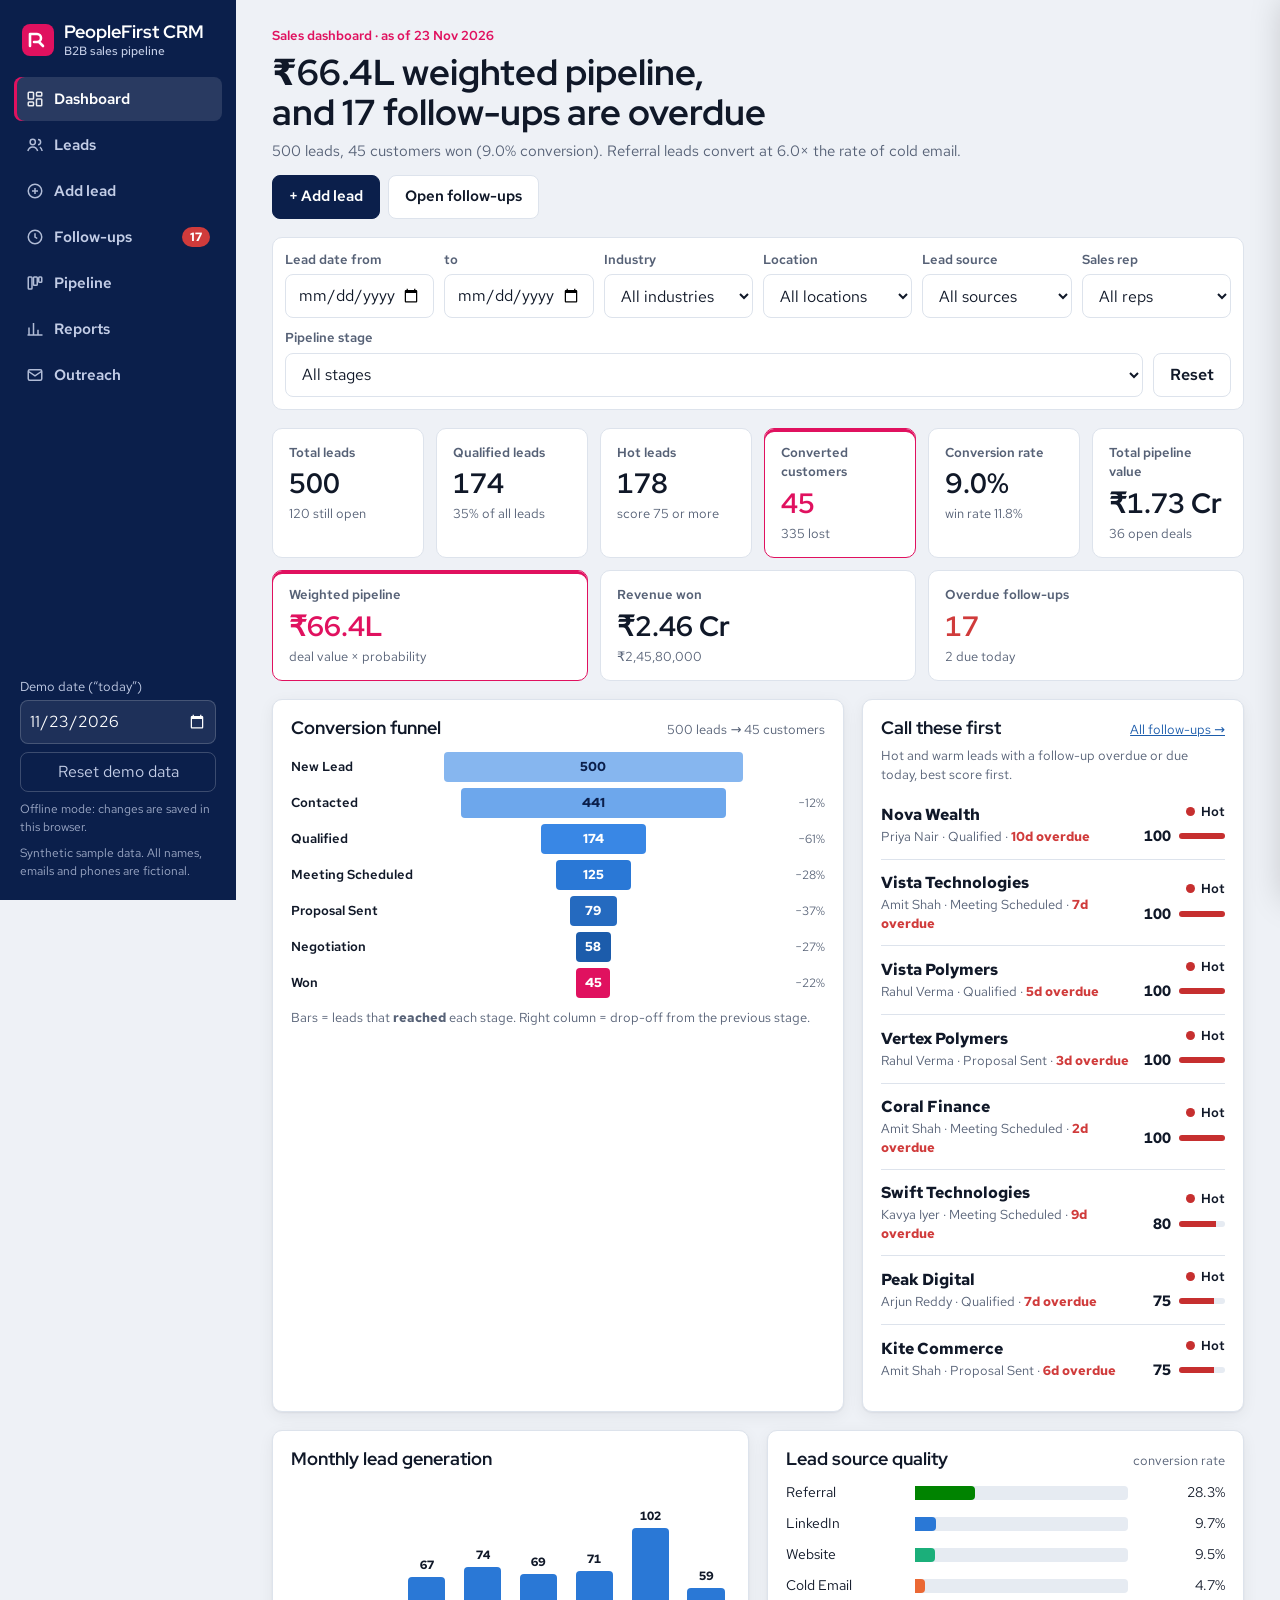
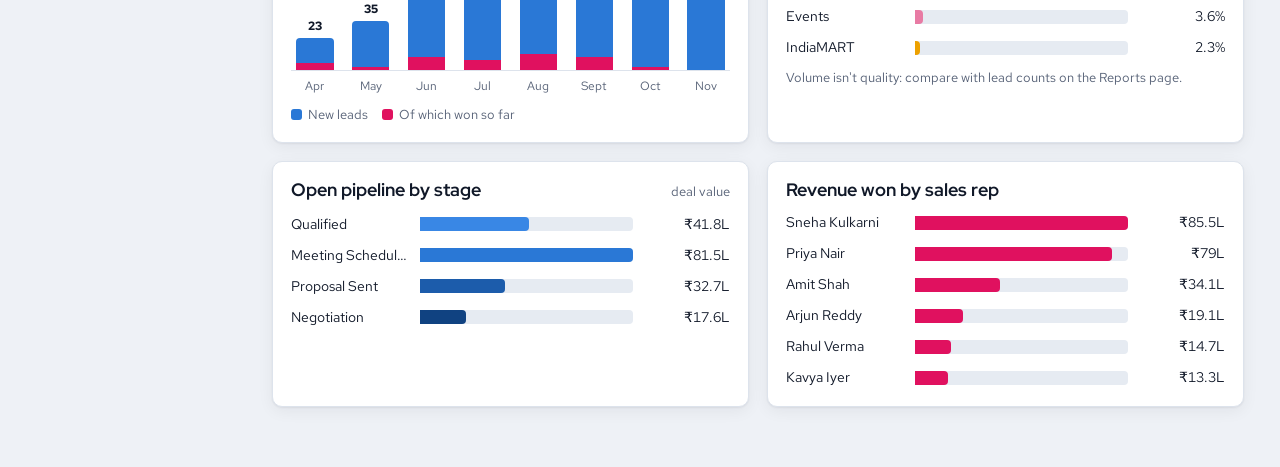
<file: frontend/index.html>
<!DOCTYPE html>
<html lang="en">
<head>
<meta charset="utf-8">
<meta name="viewport" content="width=device-width, initial-scale=1">
<title>PeopleFirst CRM</title>
<link rel="preconnect" href="https://fonts.googleapis.com">
<link href="https://fonts.googleapis.com/css2?family=Red+Hat+Display:wght@500;700&family=Red+Hat+Text:wght@400;500;600;700&display=swap" rel="stylesheet">
<link rel="stylesheet" href="css/styles.css">
</head>
<body>
<div class="app">
  <aside class="rail">
    <div class="brand">
      <svg width="32" height="32" viewBox="0 0 32 32" aria-hidden="true"><rect width="32" height="32" rx="8" fill="#e0115f"/><path d="M8 22V10h7a4 4 0 0 1 0 8h-3m5 0 4 4" fill="none" stroke="#fff" stroke-width="2.6" stroke-linecap="round" stroke-linejoin="round"/></svg>
      <div>PeopleFirst CRM<small>B2B sales pipeline</small></div>
    </div>
    <nav class="nav" aria-label="Main">
      <a href="#dashboard"><svg viewBox="0 0 24 24" fill="none" stroke="currentColor" stroke-width="2"><rect x="3" y="3" width="7" height="9" rx="1"/><rect x="14" y="3" width="7" height="5" rx="1"/><rect x="14" y="12" width="7" height="9" rx="1"/><rect x="3" y="16" width="7" height="5" rx="1"/></svg>Dashboard</a>
      <a href="#leads"><svg viewBox="0 0 24 24" fill="none" stroke="currentColor" stroke-width="2"><circle cx="9" cy="8" r="3.5"/><path d="M2.5 20c.8-3.5 3.4-5.5 6.5-5.5s5.7 2 6.5 5.5M16 4.5a3.5 3.5 0 0 1 0 7M18.5 14.8c1.6.8 2.6 2.6 3 5.2"/></svg>Leads</a>
      <a href="#add"><svg viewBox="0 0 24 24" fill="none" stroke="currentColor" stroke-width="2"><circle cx="12" cy="12" r="9"/><path d="M12 8v8M8 12h8"/></svg>Add lead</a>
      <a href="#followups"><svg viewBox="0 0 24 24" fill="none" stroke="currentColor" stroke-width="2"><circle cx="12" cy="12" r="9"/><path d="M12 7v5l3 2"/></svg>Follow-ups<span class="badge" id="od-badge" hidden></span></a>
      <a href="#pipeline"><svg viewBox="0 0 24 24" fill="none" stroke="currentColor" stroke-width="2"><rect x="3" y="4" width="5" height="16" rx="1"/><rect x="10" y="4" width="5" height="11" rx="1"/><rect x="17" y="4" width="4" height="7" rx="1"/></svg>Pipeline</a>
      <a href="#reports"><svg viewBox="0 0 24 24" fill="none" stroke="currentColor" stroke-width="2"><path d="M4 20V10M10 20V4M16 20v-7M22 20H2"/></svg>Reports</a>
      <a href="#outreach"><svg viewBox="0 0 24 24" fill="none" stroke="currentColor" stroke-width="2"><rect x="3" y="5" width="18" height="14" rx="2"/><path d="m3 7 9 6 9-6"/></svg>Outreach</a>
    </nav>
    <div class="rail-foot">
      <label>Demo date (“today”)<input type="date" id="today"></label>
      <button type="button" data-act="reset-demo">Reset demo data</button>
      <span class="mode" id="mode"></span>
      <span class="mode">Synthetic sample data. All names, emails and phones are fictional.</span>
    </div>
  </aside>
  <main id="page" tabindex="-1"><p>Loading…</p></main>
</div>
<div class="scrim" id="scrim"></div>
<aside class="drawer" id="drawer" aria-hidden="true" aria-label="Lead details"></aside>
<div class="modal" id="modal"></div>
<div class="toast" id="toast" role="status" aria-live="polite"></div>
<div id="tip" role="tooltip"></div>
<noscript><p style="padding:20px">This CRM needs JavaScript enabled.</p></noscript>
<!--API_CONFIG-->
<script src="js/data.js"></script>
<script src="js/app.js"></script>
</body>
</html>
</file>
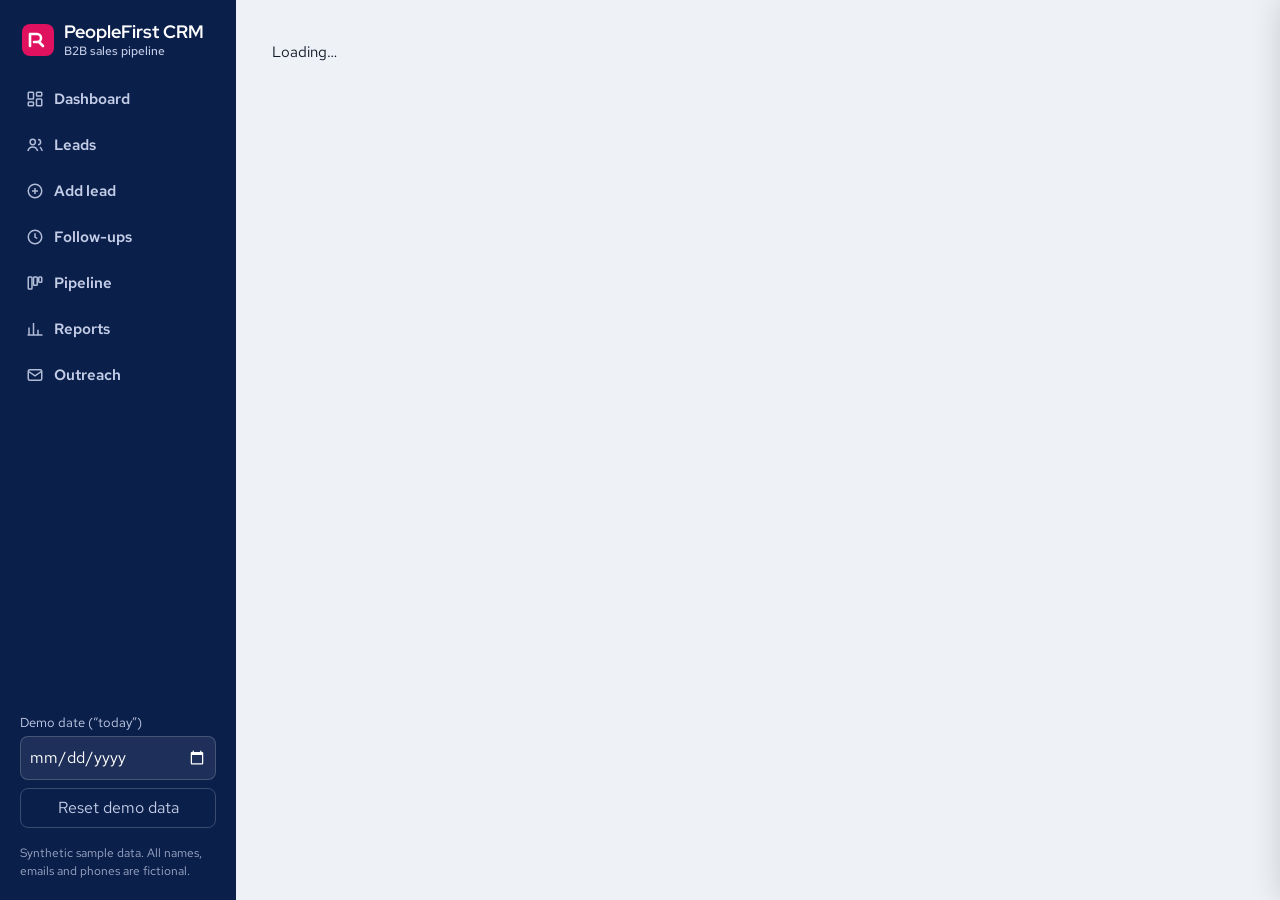
<file: frontend/leads.html>
<!DOCTYPE html>
<html lang="en"><head><meta charset="utf-8"><meta name="viewport" content="width=device-width, initial-scale=1"><title>PeopleFirst CRM</title>
<meta http-equiv="refresh" content="0; url=index.html#leads"></head>
<body><p>Opening the CRM… <a href="index.html#leads">Continue to the leads page</a></p></body></html>
</file>
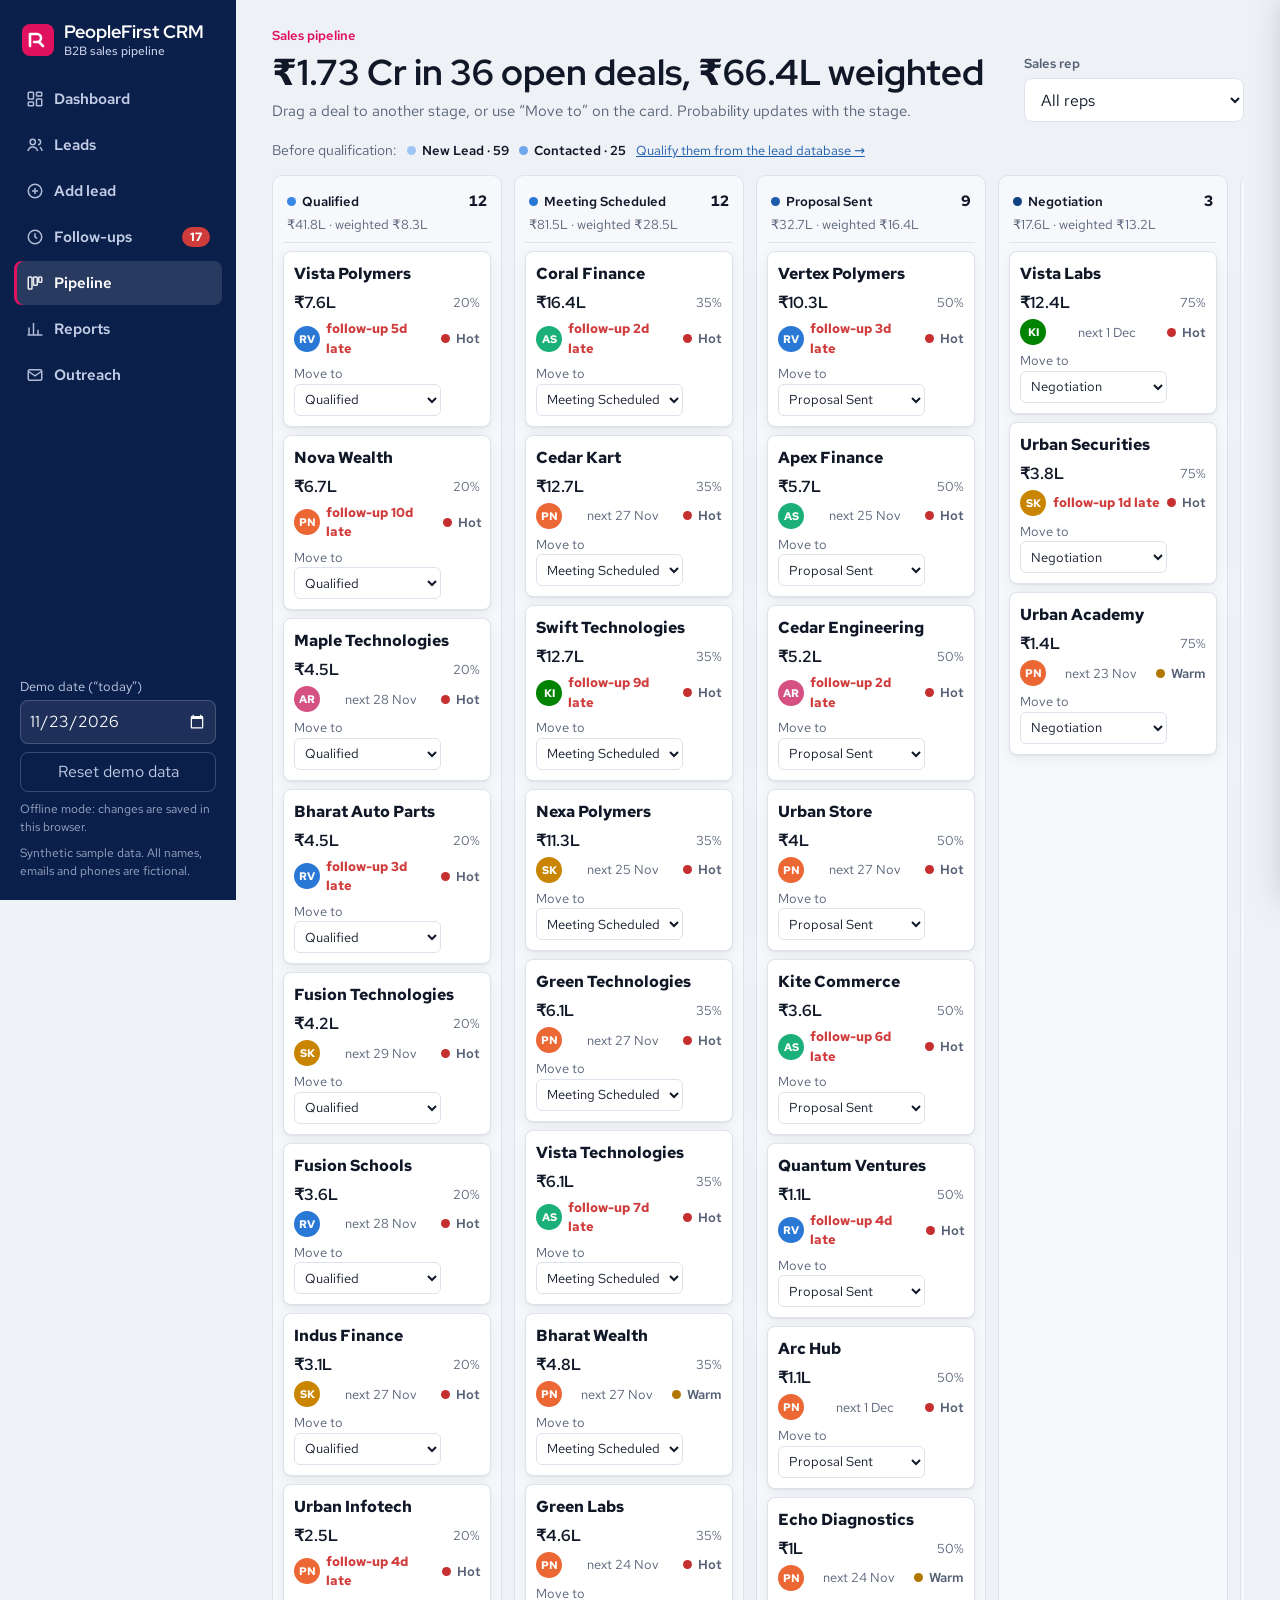
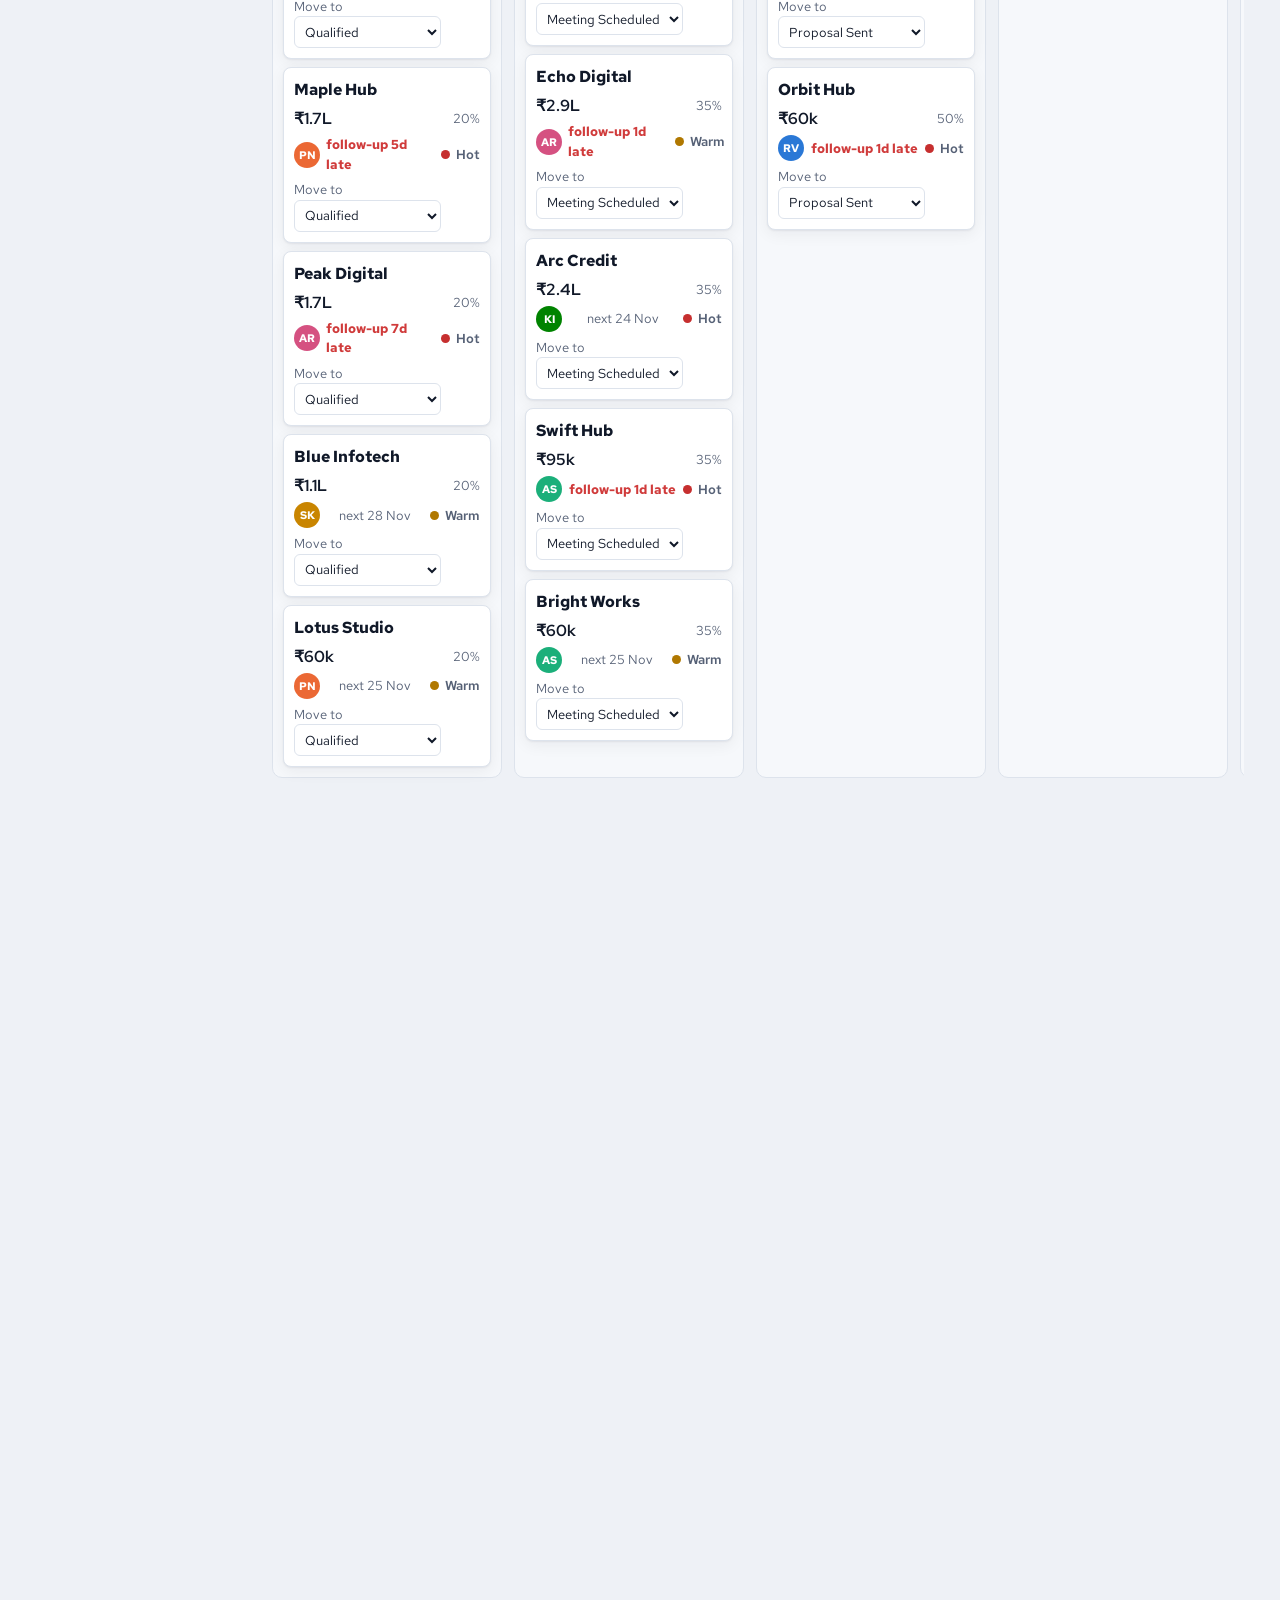
<file: frontend/pipeline.html>
<!DOCTYPE html>
<html lang="en"><head><meta charset="utf-8"><meta name="viewport" content="width=device-width, initial-scale=1"><title>PeopleFirst CRM</title>
<meta http-equiv="refresh" content="0; url=index.html#pipeline"></head>
<body><p>Opening the CRM… <a href="index.html#pipeline">Continue to the pipeline page</a></p></body></html>
</file>
<file: frontend/css/styles.css>
/* VOICE: a working sales tool - calm, dense, precise; the numbers are the heroes, decoration is not.
   IDEA: a sales-floor operations console: deep oxford-blue rail, white work surfaces, one magenta signal for money won.
   PICTURE: the pipeline itself - a stage funnel on the dashboard and a drag-and-drop deal board.
   COLOUR and TYPE: oxford blue #0b1f4b rail, white panels, magenta #e0115f result accent, validated chart series; Red Hat Display + Red Hat Text.
   LAYOUT: fixed left rail, page header with finding, filter row, KPI strip, two-column work area; rail becomes a top bar under 900px. */
:root {
  color-scheme: light dark;
  --bg: light-dark(#eef1f6, #070f26);
  --panel: light-dark(#ffffff, #0e1836);
  --panel-2: light-dark(#f6f8fb, #131f42);
  --ink: light-dark(#101828, #e8ecf6);
  --muted: light-dark(#566176, #9aa6c2);
  --rule: light-dark(#dde3ec, #24325c);
  --rail: light-dark(#0b1f4b, #040a1c);
  --rail-ink: #c3cde6;
  --accent: light-dark(#e0115f, #ff4f8e);
  --link: light-dark(#1c5cab, #86b6ef);
  --s1: light-dark(#2a78d6, #3987e5); --s2: light-dark(#eb6834, #d95926); --s3: light-dark(#1baf7a, #199e70);
  --s4: light-dark(#eda100, #c98500); --s5: light-dark(#e87ba4, #d55181); --s6: light-dark(#008300, #0ca30c);
  --good: #0ca30c; --warn: #fab219; --serious: #ec835a; --crit: #d03b3b;
  --hot: light-dark(#c62f2f, #ef6b6b); --warm: light-dark(#b07800, #e0a526); --cold: light-dark(#2e6f8e, #7fb4cf);
  --track: light-dark(#e6ebf2, #1b2850);
  --shadow: 0 1px 2px rgb(16 24 40 / .06), 0 4px 16px rgb(16 24 40 / .06);
  --r: 10px;
}
:root[data-theme=light] { color-scheme: light }
:root[data-theme=dark] { color-scheme: dark }
* { box-sizing: border-box; min-width: 0 }
html { scroll-padding-top: 72px }
body { margin: 0; background: var(--bg); color: var(--ink); font: 15px/1.5 "Red Hat Text", system-ui, sans-serif; overflow-x: clip }
h1, h2, h3, .num-xl { font-family: "Red Hat Display", system-ui, sans-serif; margin: 0; line-height: 1.12 }
h1 { font-size: clamp(26px, 3vw, 36px); font-weight: 700; text-wrap: balance; max-width: 30ch }
h2 { font-size: 18px; font-weight: 700 }
h3 { font-size: 15px; font-weight: 700 }
a { color: var(--link) }
button, input, select, textarea { font: inherit; font-size: 16px; color: var(--ink) }
:focus-visible { outline: 3px solid var(--s1); outline-offset: 2px }
.muted { color: var(--muted) }
.small { font-size: 13px }
.num { font-variant-numeric: tabular-nums; white-space: nowrap }

/* ---------- shell ---------- */
.app { display: grid; grid-template-columns: 236px minmax(0, 1fr); min-height: 100vh }
.rail { background: var(--rail); color: var(--rail-ink); padding: 20px 14px; position: sticky; top: 0; height: 100vh; display: flex; flex-direction: column; gap: 18px }
.brand { display: flex; gap: 10px; align-items: center; color: #fff; font: 700 18px "Red Hat Display", sans-serif; padding: 0 8px }
.brand svg { flex: none }
.brand small { display: block; font: 500 12px "Red Hat Text", sans-serif; color: var(--rail-ink) }
.nav { display: grid; gap: 2px }
.nav a { display: flex; align-items: center; gap: 10px; color: var(--rail-ink); text-decoration: none; padding: 10px 12px; border-radius: 8px; font-weight: 600; min-height: 44px }
.nav a:hover { background: rgb(255 255 255 / .07); color: #fff }
.nav a[aria-current=page] { background: rgb(255 255 255 / .12); color: #fff; box-shadow: inset 3px 0 0 var(--accent) }
.nav svg { width: 18px; height: 18px; flex: none; opacity: .9 }
.badge { margin-left: auto; background: var(--crit); color: #fff; font-size: 12px; font-weight: 700; border-radius: 999px; padding: 1px 8px }
.rail-foot { margin-top: auto; display: grid; gap: 8px; font-size: 13px; padding: 0 6px }
.rail-foot label { display: grid; gap: 4px }
.rail-foot input { background: rgb(255 255 255 / .08); border: 1px solid rgb(255 255 255 / .18); color: #fff; border-radius: 8px; padding: 8px; min-height: 40px; color-scheme: dark }
.rail-foot button { background: transparent; color: var(--rail-ink); border: 1px solid rgb(255 255 255 / .2); border-radius: 8px; min-height: 40px; cursor: pointer }
.rail-foot button:hover { color: #fff; border-color: #fff }
.mode { font-size: 12px; opacity: .8 }
main { padding: 26px clamp(16px, 3vw, 36px) 60px; max-width: 1340px; width: 100% }

/* ---------- page header ---------- */
.ph { display: flex; flex-wrap: wrap; gap: 12px 24px; align-items: end; justify-content: space-between; margin-bottom: 18px }
.ph .eyebrow { font-size: 13px; font-weight: 600; color: var(--accent); margin-bottom: 6px }
.ph p { margin: 8px 0 0; color: var(--muted); max-width: 72ch }
.actions { display: flex; flex-wrap: wrap; gap: 8px }

/* ---------- controls ---------- */
.btn { display: inline-flex; align-items: center; justify-content: center; gap: 6px; min-height: 44px; padding: 0 16px; border-radius: 8px; border: 1px solid var(--rule); background: var(--panel); font-weight: 600; cursor: pointer; text-decoration: none; color: var(--ink); white-space: nowrap }
.btn:hover { border-color: var(--s1) }
.btn.primary { background: var(--rail); border-color: var(--rail); color: #fff }
:root[data-theme=dark] .btn.primary, .btn.primary { background: light-dark(#0b1f4b, #3987e5); border-color: light-dark(#0b1f4b, #3987e5) }
.btn.accent { background: var(--accent); border-color: var(--accent); color: #fff }
.btn.ghost { background: transparent }
.btn.sm { min-height: 36px; padding: 0 12px; font-size: 14px }
.btn[disabled] { opacity: .5; cursor: not-allowed }
.field { display: grid; gap: 5px; font-size: 13px; font-weight: 600; color: var(--muted) }
.field input, .field select, .field textarea, .inp { font-weight: 400; color: var(--ink); background: var(--panel); border: 1px solid var(--rule); border-radius: 8px; min-height: 44px; padding: 0 12px; width: 100% }
.field textarea { padding: 10px 12px; min-height: 90px; resize: vertical }
.field .err { color: var(--crit); font-weight: 600; font-size: 13px }
.field input[aria-invalid=true] { border-color: var(--crit) }
.filters { display: flex; flex-wrap: wrap; gap: 10px; align-items: end; background: var(--panel); border: 1px solid var(--rule); border-radius: var(--r); padding: 12px; margin-bottom: 18px }
.filters .field { flex: 1 1 140px }
.filters .field.wide { flex: 2 1 220px }

/* ---------- cards & grids ---------- */
.card { background: var(--panel); border: 1px solid var(--rule); border-radius: var(--r); padding: 18px; box-shadow: var(--shadow) }
.card .hd { display: flex; justify-content: space-between; align-items: baseline; gap: 10px; margin-bottom: 12px; flex-wrap: wrap }
.grid2 { display: grid; grid-template-columns: repeat(2, minmax(0, 1fr)); gap: 18px }
.grid3 { display: grid; grid-template-columns: repeat(3, minmax(0, 1fr)); gap: 18px }
.grid-main { display: grid; grid-template-columns: minmax(0, 1.5fr) minmax(0, 1fr); gap: 18px }
.stack-gap { display: grid; gap: 18px }
.kpis { display: flex; flex-wrap: wrap; gap: 12px; margin-bottom: 18px }
.kpi { flex: 1 1 150px; background: var(--panel); border: 1px solid var(--rule); border-radius: var(--r); padding: 14px 16px }
.kpi .l { font-size: 13px; color: var(--muted); font-weight: 600 }
.kpi .v { font: 700 clamp(22px, 2.2vw, 28px) "Red Hat Display", sans-serif; font-variant-numeric: tabular-nums; white-space: nowrap; margin: 2px 0 }
.kpi .s { font-size: 13px; color: var(--muted) }
.kpi.result { border-color: var(--accent); box-shadow: inset 0 3px 0 var(--accent) }
.kpi.result .v { color: var(--accent) }
.kpi.alert .v { color: var(--crit) }
.section-title { margin: 30px 0 12px; display: flex; align-items: baseline; gap: 10px; flex-wrap: wrap }
.section-title span { color: var(--muted); font-size: 14px }

/* ---------- charts (HTML) ---------- */
.hrows { display: grid; gap: 10px }
.hrow { display: grid; grid-template-columns: 8.5em minmax(0, 1fr) 6.2em; gap: 10px; align-items: center; font-size: 14px }
.hrow .n { overflow: hidden; text-overflow: ellipsis; white-space: nowrap }
.hrow .v { text-align: right; font-variant-numeric: tabular-nums; white-space: nowrap }
.bar { height: 14px; border-radius: 0 4px 4px 0; background: var(--s1); min-width: 2px }
.bartrack { background: var(--track); border-radius: 0 4px 4px 0 }
.funnel { display: grid; gap: 6px }
.fstep { display: grid; grid-template-columns: 9.5em minmax(0, 1fr) 4.8em; gap: 10px; align-items: center }
.fstep .fb { height: 30px; border-radius: 4px; margin-inline: auto; display: flex; align-items: center; justify-content: center; color: #fff; font-weight: 700; font-size: 13px; min-width: 34px }
.fstep .drop { font-size: 12px; color: var(--muted); text-align: right; white-space: nowrap }
.cols { display: flex; align-items: flex-end; gap: 8px; height: 190px; border-bottom: 1px solid var(--rule); padding-top: 22px }
.col { flex: 1; height: 100%; display: flex; flex-direction: column; justify-content: flex-end; align-items: center }
.col .b { width: min(78%, 46px); background: var(--s1); border-radius: 4px 4px 0 0; min-height: 2px; position: relative }
.col .b i { position: absolute; left: 0; right: 0; bottom: 0; background: var(--accent); border-radius: 0 }
.col .t { font-size: 12px; font-weight: 700; margin-bottom: 3px; font-variant-numeric: tabular-nums }
.collab { display: flex; gap: 8px }
.collab div { flex: 1; text-align: center; font-size: 12px; color: var(--muted); padding-top: 6px; white-space: nowrap; overflow: hidden }
.legend { display: flex; flex-wrap: wrap; gap: 6px 14px; font-size: 13px; color: var(--muted); margin-top: 10px }
.sw { display: inline-block; width: 11px; height: 11px; border-radius: 3px; margin-right: 6px; vertical-align: -1px }
.donut-wrap { display: grid; grid-template-columns: 150px minmax(0, 1fr); gap: 16px; align-items: center }
.donut-wrap svg { width: 150px; height: 150px }

/* ---------- chips ---------- */
.chip { display: inline-flex; align-items: center; gap: 6px; font-size: 13px; font-weight: 600; white-space: nowrap }
.chip::before { content: ""; width: 9px; height: 9px; border-radius: 50%; background: var(--c, var(--muted)); flex: none }
.tag { display: inline-block; font-size: 12px; font-weight: 700; padding: 2px 8px; border-radius: 999px; background: var(--panel-2); border: 1px solid var(--rule); white-space: nowrap }
.score { display: inline-flex; align-items: center; gap: 8px; font-weight: 700; font-variant-numeric: tabular-nums }
.score .m { width: 46px; height: 6px; background: var(--track); border-radius: 3px; overflow: hidden }
.score .m i { display: block; height: 100% }

/* ---------- tables ---------- */
.tablewrap { background: var(--panel); border: 1px solid var(--rule); border-radius: var(--r); overflow: hidden }
.scroll { overflow-x: auto }
table { width: 100%; border-collapse: collapse; font-size: 14px }
th { text-align: left; font-size: 12.5px; color: var(--muted); font-weight: 700; padding: 10px 12px; border-bottom: 1px solid var(--rule); background: var(--panel-2); white-space: nowrap }
th button { all: unset; cursor: pointer }
th button:focus-visible { outline: 2px solid var(--s1) }
td { padding: 10px 12px; border-bottom: 1px solid var(--rule); vertical-align: middle }
tbody tr:last-child td { border-bottom: 0 }
tr.click { cursor: pointer }
tr.click:hover td { background: var(--panel-2) }
td.r, th.r { text-align: right }
.pager { display: flex; justify-content: space-between; align-items: center; gap: 10px; flex-wrap: wrap; padding: 10px 12px; border-top: 1px solid var(--rule); font-size: 14px }

/* ---------- lists ---------- */
.list { display: grid }
.li { display: grid; grid-template-columns: minmax(0, 1fr) auto; gap: 4px 12px; padding: 11px 0; border-bottom: 1px solid var(--rule); align-items: center }
.li:last-child { border-bottom: 0 }
.li .t { font-weight: 700; cursor: pointer; background: none; border: 0; padding: 0; text-align: left; color: var(--ink) }
.li .t:hover { color: var(--link); text-decoration: underline }
.li .m { font-size: 13px; color: var(--muted) }
.empty { padding: 26px; text-align: center; color: var(--muted); background: var(--panel-2); border-radius: 8px; font-size: 14px }

/* ---------- follow-up columns ---------- */
.fu-cols { display: grid; grid-template-columns: repeat(4, minmax(0, 1fr)); gap: 14px }
.fu-col h3 { display: flex; justify-content: space-between; margin-bottom: 8px }
.fu-col .count { font: 700 22px "Red Hat Display", sans-serif }

/* ---------- kanban ---------- */
.board { display: grid; grid-auto-flow: column; grid-auto-columns: minmax(230px, 1fr); gap: 12px; overflow-x: auto; padding-bottom: 8px; scroll-snap-type: x mandatory }
.lane { background: var(--panel-2); border: 1px solid var(--rule); border-radius: var(--r); padding: 10px; display: flex; flex-direction: column; gap: 8px; min-height: 340px; scroll-snap-align: start }
.lane.over { outline: 2px dashed var(--s1); outline-offset: -4px }
.lane-hd { padding: 4px 4px 8px; border-bottom: 1px solid var(--rule) }
.lane-hd .row1 { display: flex; justify-content: space-between; align-items: center; font-weight: 700 }
.lane-hd .row2 { font-size: 13px; color: var(--muted); margin-top: 2px }
.deal { background: var(--panel); border: 1px solid var(--rule); border-radius: 8px; padding: 10px; display: grid; gap: 6px; cursor: grab; box-shadow: var(--shadow) }
.deal:active { cursor: grabbing }
.deal.dragging { opacity: .45 }
.deal .co { font-weight: 700; background: none; border: 0; padding: 0; text-align: left; cursor: pointer; color: var(--ink) }
.deal .co:hover { text-decoration: underline }
.deal .meta { display: flex; justify-content: space-between; gap: 6px; font-size: 13px; color: var(--muted); align-items: center }
.deal .val { font: 700 16px "Red Hat Display", sans-serif; color: var(--ink) }
.deal select { font-size: 13px; min-height: 32px; border-radius: 6px; border: 1px solid var(--rule); background: var(--panel); padding: 0 6px }
.avatar { width: 26px; height: 26px; border-radius: 50%; display: inline-grid; place-items: center; font-size: 11px; font-weight: 700; color: #fff; flex: none }
.more { font-size: 13px; color: var(--muted); text-align: center; padding: 4px }
.early { display: flex; gap: 10px; flex-wrap: wrap; align-items: center; margin-bottom: 14px; font-size: 14px }

/* ---------- drawer & modal ---------- */
.scrim { position: fixed; inset: 0; background: rgb(7 15 38 / .45); z-index: 40; opacity: 0; pointer-events: none; transition: opacity .18s }
.scrim.on { opacity: 1; pointer-events: auto }
.drawer { position: fixed; top: 0; right: 0; bottom: 0; width: min(560px, 100%); background: var(--bg); z-index: 41; transform: translateX(102%); transition: transform .22s ease; overflow-y: auto; box-shadow: -8px 0 32px rgb(0 0 0 / .18) }
.drawer.on { transform: none }
.dr-hd { position: sticky; top: 0; background: var(--panel); border-bottom: 1px solid var(--rule); padding: 16px 18px; z-index: 2; display: flex; gap: 12px; justify-content: space-between; align-items: start }
.dr-body { padding: 16px 18px 40px; display: grid; gap: 14px }
.x { border: 1px solid var(--rule); background: var(--panel); border-radius: 8px; width: 44px; height: 44px; cursor: pointer; font-size: 20px; flex: none }
.stepper { display: flex; gap: 4px; flex-wrap: wrap }
.stepper button { flex: 1 1 auto; min-height: 36px; border: 1px solid var(--rule); background: var(--panel); border-radius: 6px; font-size: 12.5px; font-weight: 600; cursor: pointer; padding: 0 8px; color: var(--muted) }
.stepper button.done { background: light-dark(#e3eefc, #16305e); color: var(--ink); border-color: transparent }
.stepper button.cur { background: var(--s1); color: #fff; border-color: var(--s1) }
.stepper button.won { background: var(--good); color: #fff; border-color: var(--good) }
.stepper button.lost { background: var(--crit); color: #fff; border-color: var(--crit) }
.crit { display: grid; gap: 6px; margin: 0; padding: 0; list-style: none; font-size: 14px }
.crit li { display: grid; grid-template-columns: 22px minmax(0, 1fr) auto; gap: 8px; align-items: center }
.crit .ok { color: var(--good); font-weight: 700 }
.crit .no { color: var(--muted) }
.ring { width: 84px; height: 84px; flex: none }
.timeline { list-style: none; margin: 0; padding: 0; display: grid }
.timeline li { position: relative; padding: 0 0 14px 22px; font-size: 14px }
.timeline li::before { content: ""; position: absolute; left: 5px; top: 7px; width: 9px; height: 9px; border-radius: 50%; background: var(--c, var(--s1)) }
.timeline li::after { content: ""; position: absolute; left: 9px; top: 18px; bottom: 0; width: 1px; background: var(--rule) }
.timeline li:last-child::after { display: none }
.kv { display: grid; grid-template-columns: auto minmax(0, 1fr); gap: 6px 14px; font-size: 14px; margin: 0 }
.kv dt { color: var(--muted) }
.kv dd { margin: 0; overflow-wrap: anywhere }
.modal { position: fixed; inset: 0; display: none; place-items: center; z-index: 60; background: rgb(7 15 38 / .5); padding: 16px }
.modal.on { display: grid }
.modal .box { background: var(--panel); border-radius: 12px; padding: 20px; width: min(440px, 100%); display: grid; gap: 12px; box-shadow: 0 20px 60px rgb(0 0 0 / .3) }
.toast { position: fixed; left: 50%; bottom: 22px; transform: translateX(-50%) translateY(20px); background: var(--ink); color: var(--bg); padding: 10px 16px; border-radius: 8px; font-weight: 600; font-size: 14px; opacity: 0; transition: all .2s; z-index: 70; pointer-events: none; max-width: calc(100% - 32px) }
.toast.on { opacity: 1; transform: translateX(-50%) }

/* ---------- forms ---------- */
.formgrid { display: grid; grid-template-columns: repeat(2, minmax(0, 1fr)); gap: 14px }
.formgrid .full { grid-column: 1 / -1 }
.sticky { position: sticky; top: 20px }
.field textarea.tpl { white-space: pre-wrap; font-size: 15px; line-height: 1.6; min-height: 340px }
.tabs { display: flex; gap: 6px; flex-wrap: wrap }
.tabs button { min-height: 40px; padding: 0 14px; border-radius: 999px; border: 1px solid var(--rule); background: var(--panel); cursor: pointer; font-weight: 600 }
.tabs button[aria-pressed=true] { background: var(--rail); color: #fff; border-color: var(--rail) }
.cadence { list-style: none; padding: 0; margin: 0; display: grid; gap: 10px }
.cadence li { display: grid; grid-template-columns: 4.5em minmax(0, 1fr); gap: 10px; align-items: start; font-size: 14px }
.cadence .d { font: 700 14px "Red Hat Display", sans-serif; color: var(--accent) }
.note { font-size: 13px; color: var(--muted) }
#tip { position: fixed; pointer-events: none; background: var(--ink); color: var(--bg); font-size: 13px; padding: 6px 9px; border-radius: 6px; max-width: 260px; z-index: 80; opacity: 0; transition: opacity .1s }

@media (prefers-reduced-motion: reduce) { .drawer, .scrim, .toast { transition: none } }
@media (max-width: 1100px) { .grid3 { grid-template-columns: repeat(2, minmax(0, 1fr)) } .fu-cols { grid-template-columns: repeat(2, minmax(0, 1fr)) } }
@media (max-width: 900px) {
  .app { grid-template-columns: minmax(0, 1fr) }
  .rail { position: sticky; top: 0; height: auto; z-index: 30; padding: 10px 12px; gap: 8px; flex-direction: column }
  .brand { padding: 0 }
  .nav { display: flex; overflow-x: auto; gap: 4px; scrollbar-width: none }
  .nav a { flex: none; padding: 8px 12px; min-height: 40px }
  .nav a[aria-current=page] { box-shadow: inset 0 -3px 0 var(--accent) }
  .rail-foot { display: none }
  .grid2, .grid-main, .grid3 { grid-template-columns: minmax(0, 1fr) }
  .sticky { position: static }
}
@media (max-width: 600px) {
  .formgrid, .fu-cols { grid-template-columns: minmax(0, 1fr) }
  .hrow { grid-template-columns: 6.5em minmax(0, 1fr) 5em; font-size: 13px }
  .fstep { grid-template-columns: 6.8em minmax(0, 1fr) 3.6em; font-size: 13px }
  .donut-wrap { grid-template-columns: minmax(0, 1fr) }
  .donut-wrap svg { margin: 0 auto }
  table { font-size: 13px }
  .stack thead { display: none }
  .stack tr { display: grid; padding-block: 10px; border-bottom: 1px solid var(--rule) }
  .stack td { display: flow-root; border: 0; padding: 3px 12px; padding-inline-start: calc(8em + 12px); text-align: start }
  .stack td::before { content: attr(data-l); float: inline-start; width: 7.5em; margin-inline-start: -8em; color: var(--muted); font-size: 12px }
  .stack td:empty { display: none }
  td.r { text-align: start }
}
</file>
